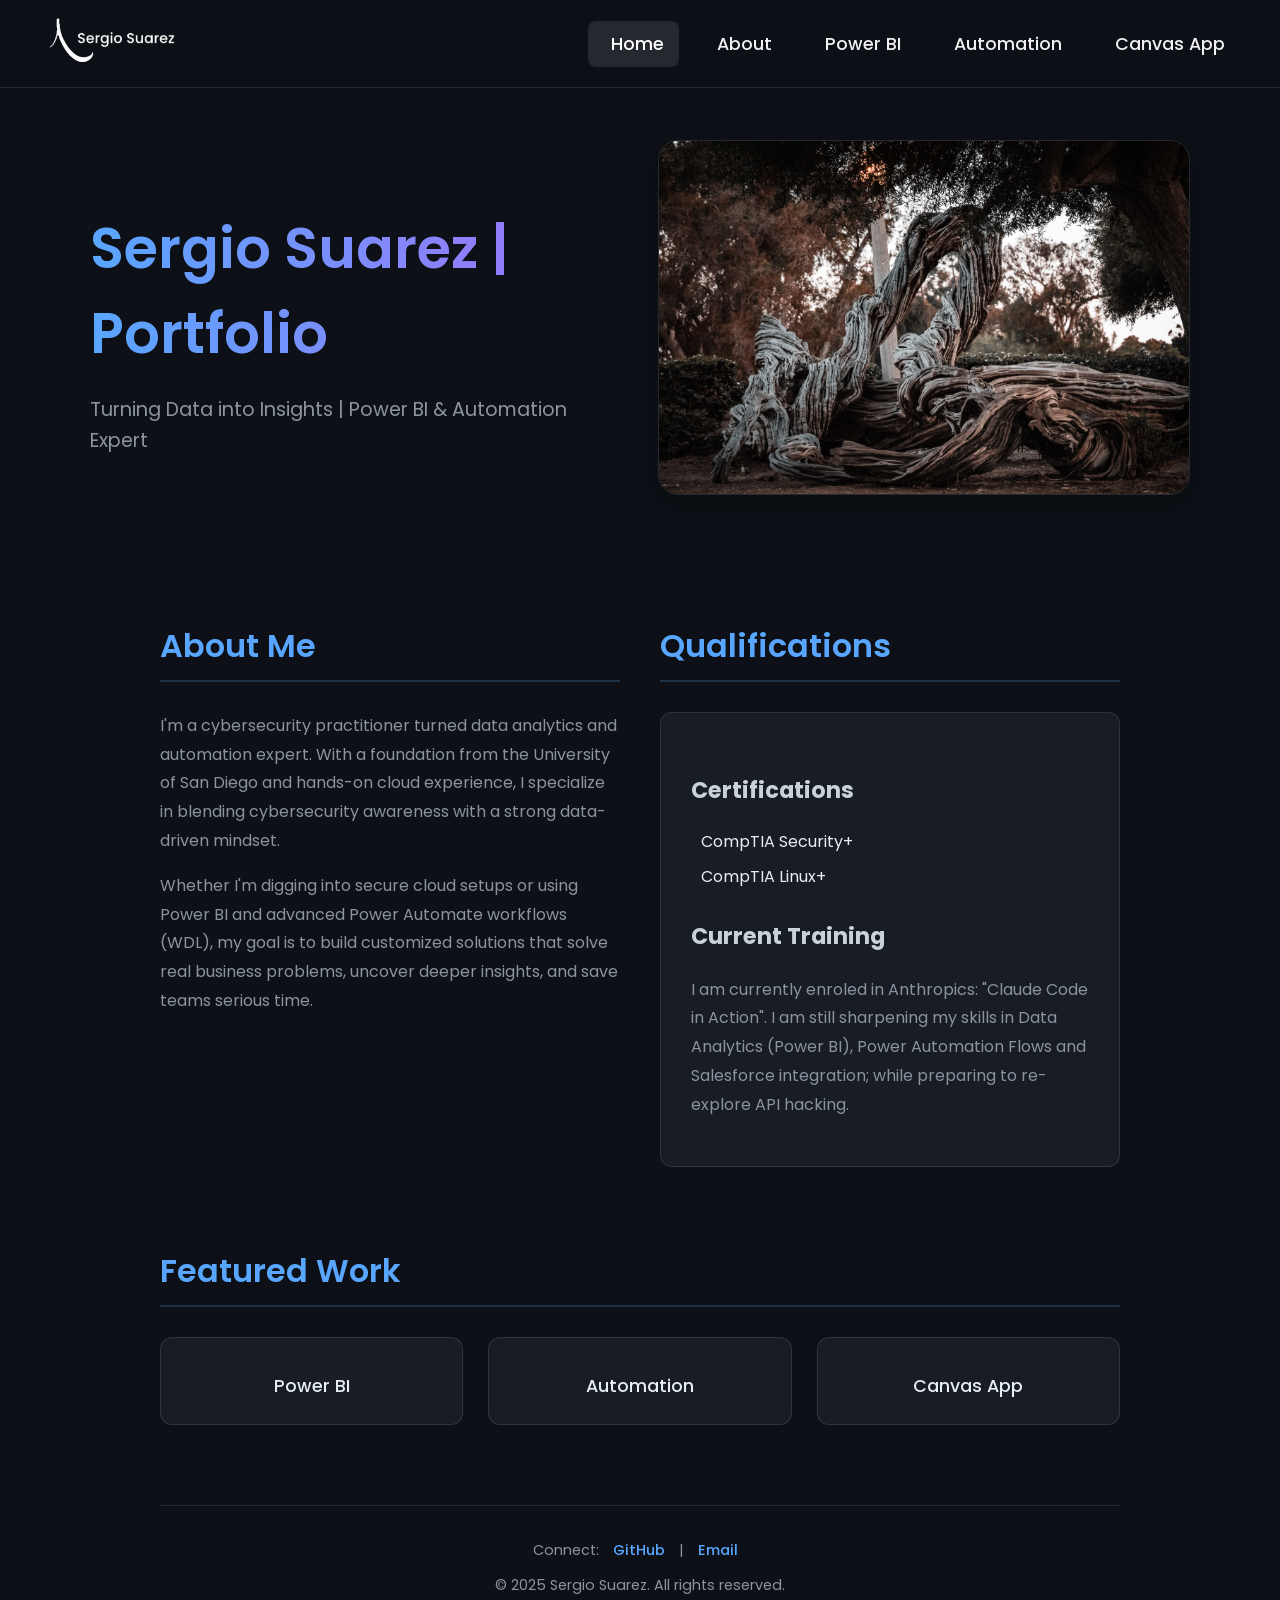
<file: index.html>
<!DOCTYPE html>
<html lang="en">
<head>
    <meta charset="UTF-8">
    <meta name="viewport" content="width=device-width, initial-scale=1.0">
    <title>Sergio Suarez | Portfolio</title>
    <link href="https://fonts.googleapis.com/css2?family=Poppins:wght@400;600&display=swap" rel="stylesheet">
    <link href="https://cdn-uicons.flaticon.com/uicons-solid-rounded/css/uicons-solid-rounded.css" rel="stylesheet">
    <link rel="stylesheet" href="css/styles.css">

</head>
<body>

<nav class="top-nav">
    <div class="logo"><img src="images/logo_03.png" alt="logo"></div>
    <button class="menu-toggle" onclick="toggleMenu()">☰</button>
    <ul>
        <li><a href="index.html" class="active-link"><i class="fi fi-sr-home"></i> Home</a></li>
        <li><a href="#about"><i class="fi fi-sr-user"></i> About</a></li>
        <li><a href="powerbi.html"><i class="fi fi-sr-chart-pie"></i> Power BI</a></li>     
        <li><a href="powerautomate.html"><i class="fi fi-sr-bolt"></i> Automation</a></li>
        <li><a href="canvasapp.html"><i class="fi fi-sr-edit"></i> Canvas App</a></li>
    </ul>
</nav>

<main>
    <section id="home" class="split-hero">
        <div class="hero-text">
            <h1>Sergio Suarez | Portfolio</h1>
            <p>Turning Data into Insights | Power BI & Automation Expert</p>
        </div>
        <div class="hero-image">
            <!-- Update this path to images/background/minimalist-bg.jpg if you moved the file! -->
            <img src="/images/background/minimalist-bg.jpg" alt="Hero Minimalist Background">
        </div>
    </section>
    <!-- start the container -->
    <div class="main-container">
    <section id="about" class="about split-section">
        <div class="about-column">
            <h2>About Me</h2>
            <p>I'm a cybersecurity practitioner turned data analytics and automation expert. With a foundation from the University of San Diego and hands-on cloud experience, I specialize in blending cybersecurity awareness with a strong data-driven mindset.</p>
            <p>Whether I'm digging into secure cloud setups or using Power BI and advanced Power Automate workflows (WDL), my goal is to build customized solutions that solve real business problems, uncover deeper insights, and save teams serious time.</p>
        </div>
        <div class="about-column">
            <h2>Qualifications</h2>
            <div class="qualifications-card">
                <h3>Certifications</h3>
                <ul>
                    <li><i class="fi fi-sr-screen"></i> CompTIA Security+</li>
                    <li><i class="fi fi-sr-square-terminal"></i> CompTIA Linux+</li>
                </ul>
                <h3>Current Training</h3>
                <p>I am currently enroled in Anthropics: "Claude Code in Action". I am still sharpening my skills in Data Analytics (Power BI), Power Automation Flows and Salesforce integration; while preparing to re-explore API hacking.</p>
            </div>
        </div>
    </section>

    <section id="posts" class="posts-section">
        <h2>Featured Work</h2>
        <div class="project-grid">
            <a href="powerbi.html" class="project-item">
                <i class="fi fi-sr-chart-pie" style="font-size: 2em; color: #58A6FF; margin-bottom: 10px; display: block;"></i>
                Power BI
            </a>
            <a href="powerautomate.html" class="project-item">
                <i class="fi fi-sr-bolt" style="font-size: 2em; color: #e9973f; margin-bottom: 10px; display: block;"></i>
                Automation
            </a>
            <a href="canvasapp.html" class="project-item">
                <i class="fi fi-sr-edit" style="font-size: 2em; color: #A371F7; margin-bottom: 10px; display: block;"></i>
                Canvas App
            </a>
        </div>
    </section>

    <footer>
        <p>Connect: <a href="https://github.com/CodeNameDuchess007" target="_blank">GitHub</a> | <a href="mailto:sergio.analytics@outlook.com">Email</a></p>
        <p>© 2025 Sergio Suarez. All rights reserved.</p>
    </footer>
    </div>
</main>
<script src="js/script.js"></script>

</body>
</html>
</file>
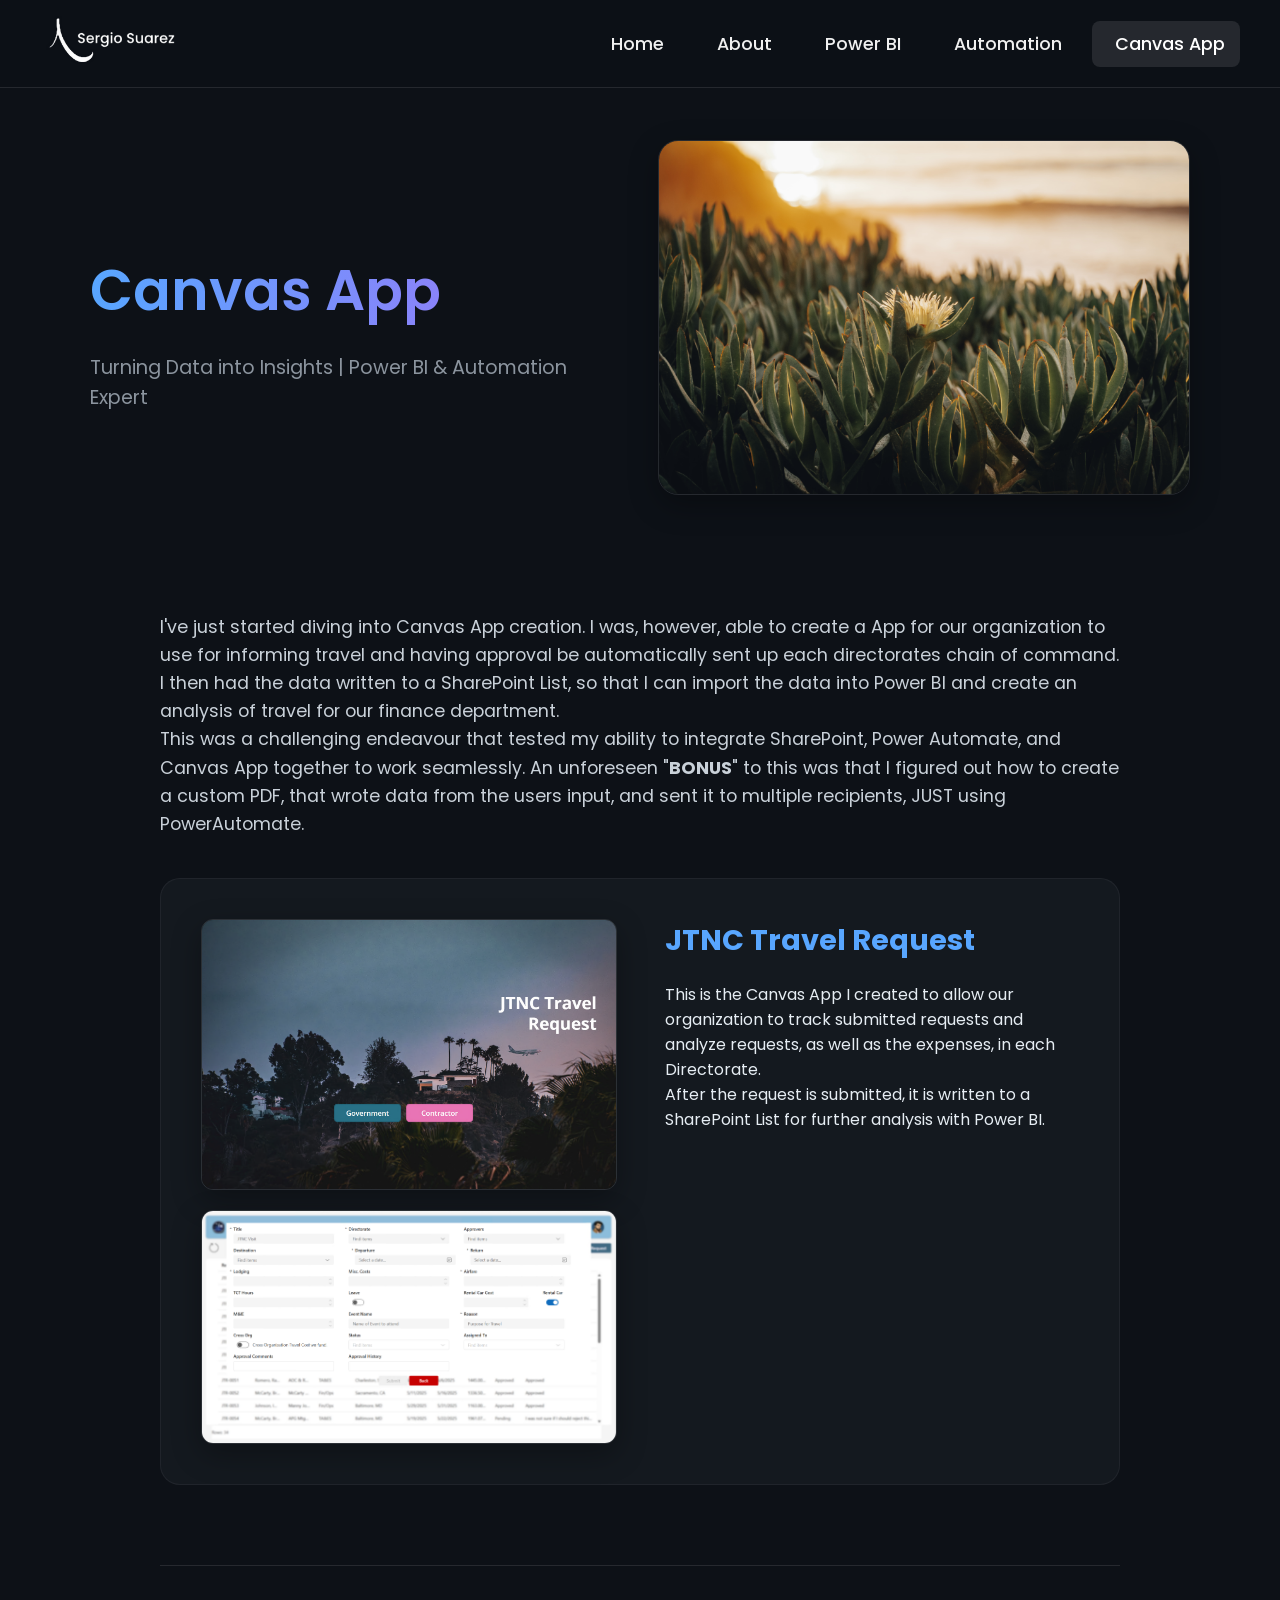
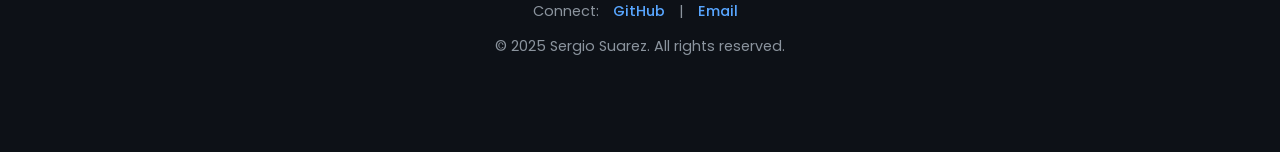
<file: canvasapp.html>
<!DOCTYPE html>
<html lang="en">
<head>
    <meta charset="UTF-8">
    <meta name="viewport" content="width=device-width, initial-scale=1.0">
    <title>Canvas App Projects | Sergio Suarez</title>
    <link href="https://fonts.googleapis.com/css2?family=Poppins:wght@400;600&display=swap" rel="stylesheet">
    <link href="https://cdn-uicons.flaticon.com/uicons-solid-rounded/css/uicons-solid-rounded.css" rel="stylesheet">
    <link rel="stylesheet" href="css/styles.css">
</head>
<body>

<nav class="top-nav">
    <div class="logo"><img src="images/logo_03.png" alt="logo"></div>
    <button class="menu-toggle" onclick="toggleMenu()">☰</button>
    <ul>
        <li><a href="index.html"><i class="fi fi-sr-home"></i> Home</a></li>
        <li><a href="index.html#about"><i class="fi fi-sr-user"></i> About</a></li>
        <li><a href="powerbi.html"><i class="fi fi-sr-chart-pie"></i> Power BI</a></li>     
        <li><a href="powerautomate.html"><i class="fi fi-sr-bolt"></i> Automation</a></li>
        <li><a href="canvasapp.html" class="active-link"><i class="fi fi-sr-edit"></i> Canvas App</a></li>
    </ul>
</nav>

<main>
    <section class="split-hero">
        <div class="hero-text">
            <h1>Canvas App</h1>
            <p>Turning Data into Insights | Power BI & Automation Expert</p>
        </div>
        <div class="hero-image">
            <img src="/images/background/canvas.jpg" alt="Hero Minimalist Background">
        </div>
    </section>
    <div class="main-container">
        <section>
            <p style="margin-bottom: 40px; color: #c9d1d9; font-size: 1.1em; line-height: 1.6;">I've just started diving into Canvas App creation. I was, however, able to create a App for our organization to use for informing travel and having approval be automatically sent up each directorates chain of command. <br>I then had the data written to a SharePoint List, so that I can import the data into Power BI and create an analysis of travel for our finance department. <br>This was a challenging endeavour that tested my ability to integrate SharePoint, Power Automate, and Canvas App together to work seamlessly. An unforeseen "<b>BONUS</b>" to this was that I figured out how to create a custom PDF, that wrote data from the users input, and sent it to multiple recipients, JUST using PowerAutomate.</p>

            <!-- Project 1 -->
            <div class="project-row">
                <div class="project-text">
                    <h3>JTNC Travel Request</h3>
                    <p>This is the Canvas App I created to allow our organization to track submitted requests and analyze requests, as well as the expenses, in each Directorate. <br>After the request is submitted, it is written to a SharePoint List for further analysis with Power BI.</p>
                </div>
                <div class="project-images">
                    <img src="images/Pasted image 20250707145314.png" alt="PDF Automation Screenshot 1">
                    <img src="images/Pasted image 20250707145358.png" alt="PDF Automation Screenshot 2">
                </div>
            </div>

        </section>
        <footer>
            <p>Connect: <a href="https://github.com/CodeNameDuchess007" target="_blank">GitHub</a> | <a href="mailto:sergio.analytics@outlook.com">Email</a></p>
            <p>© 2025 Sergio Suarez. All rights reserved.</p>
        </footer>
    </div>
</main>
<script src="js/script.js"></script>
</body>
</html>
</file>
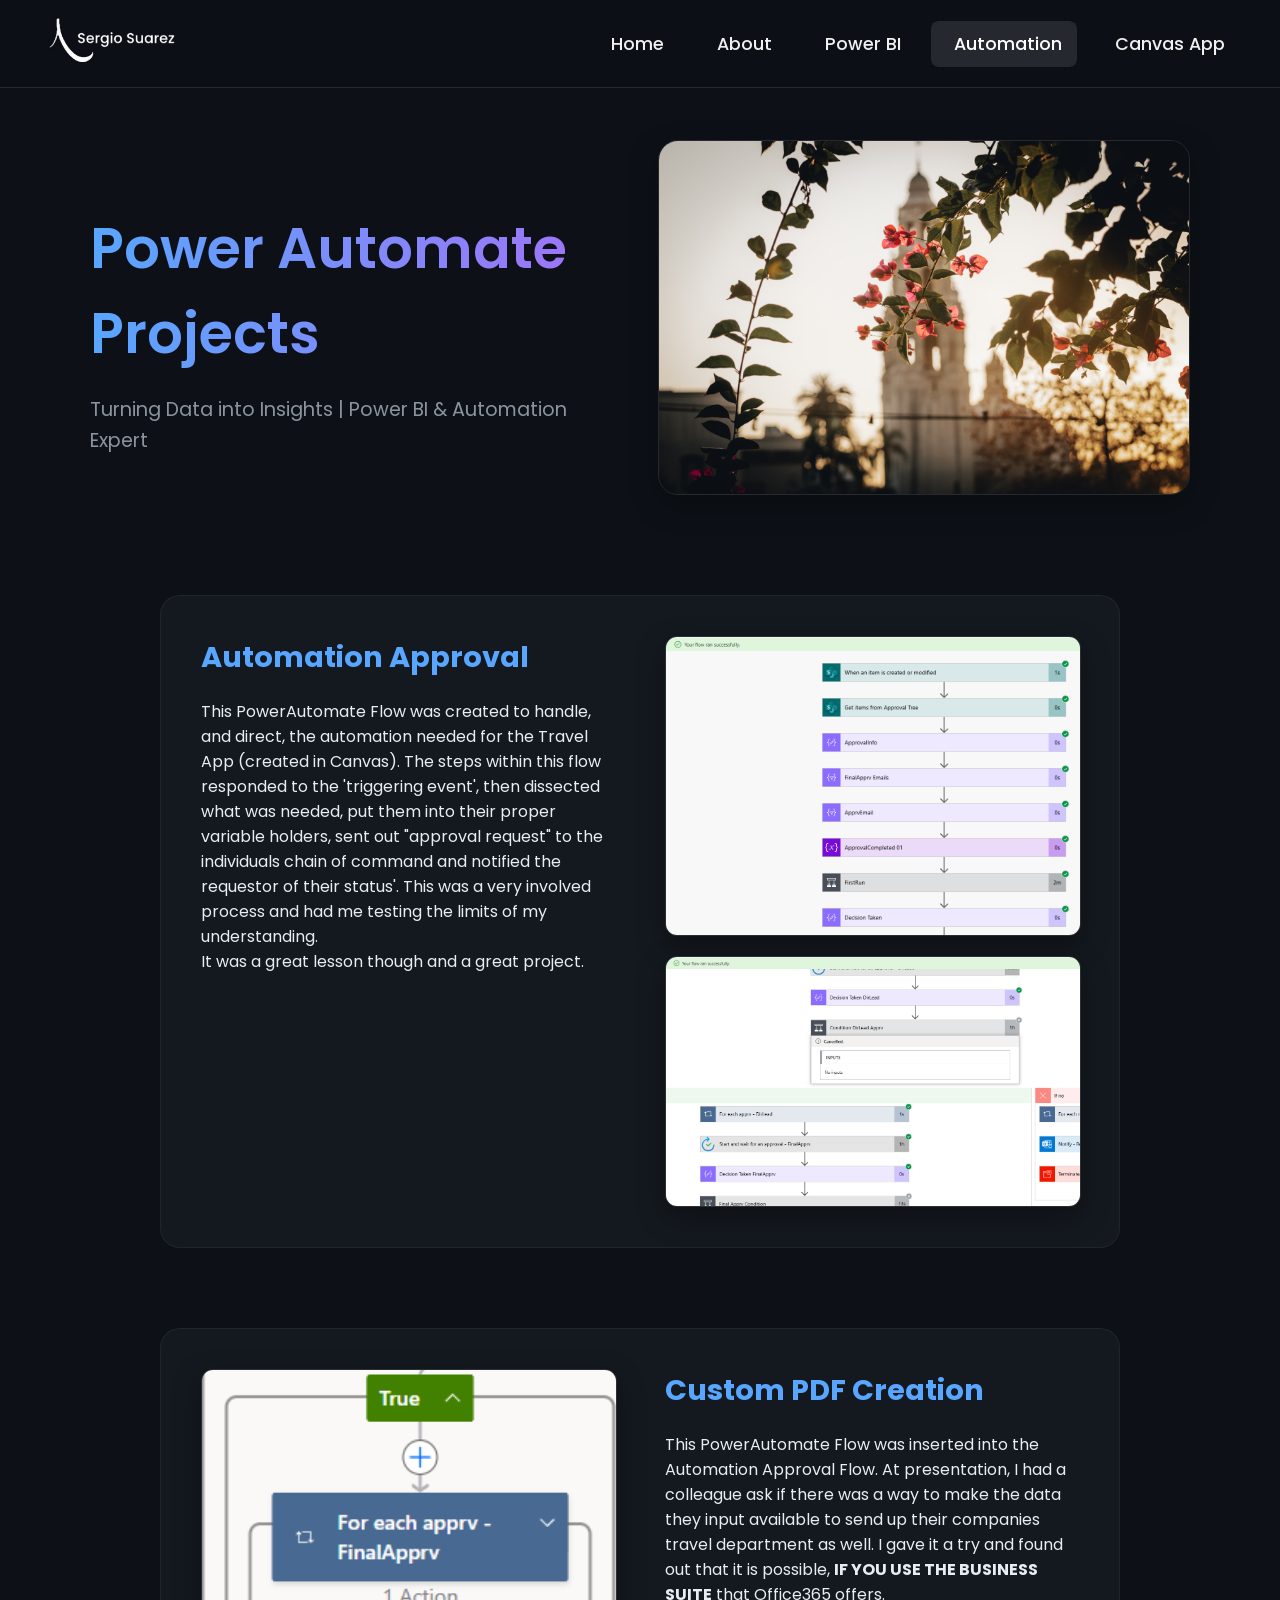
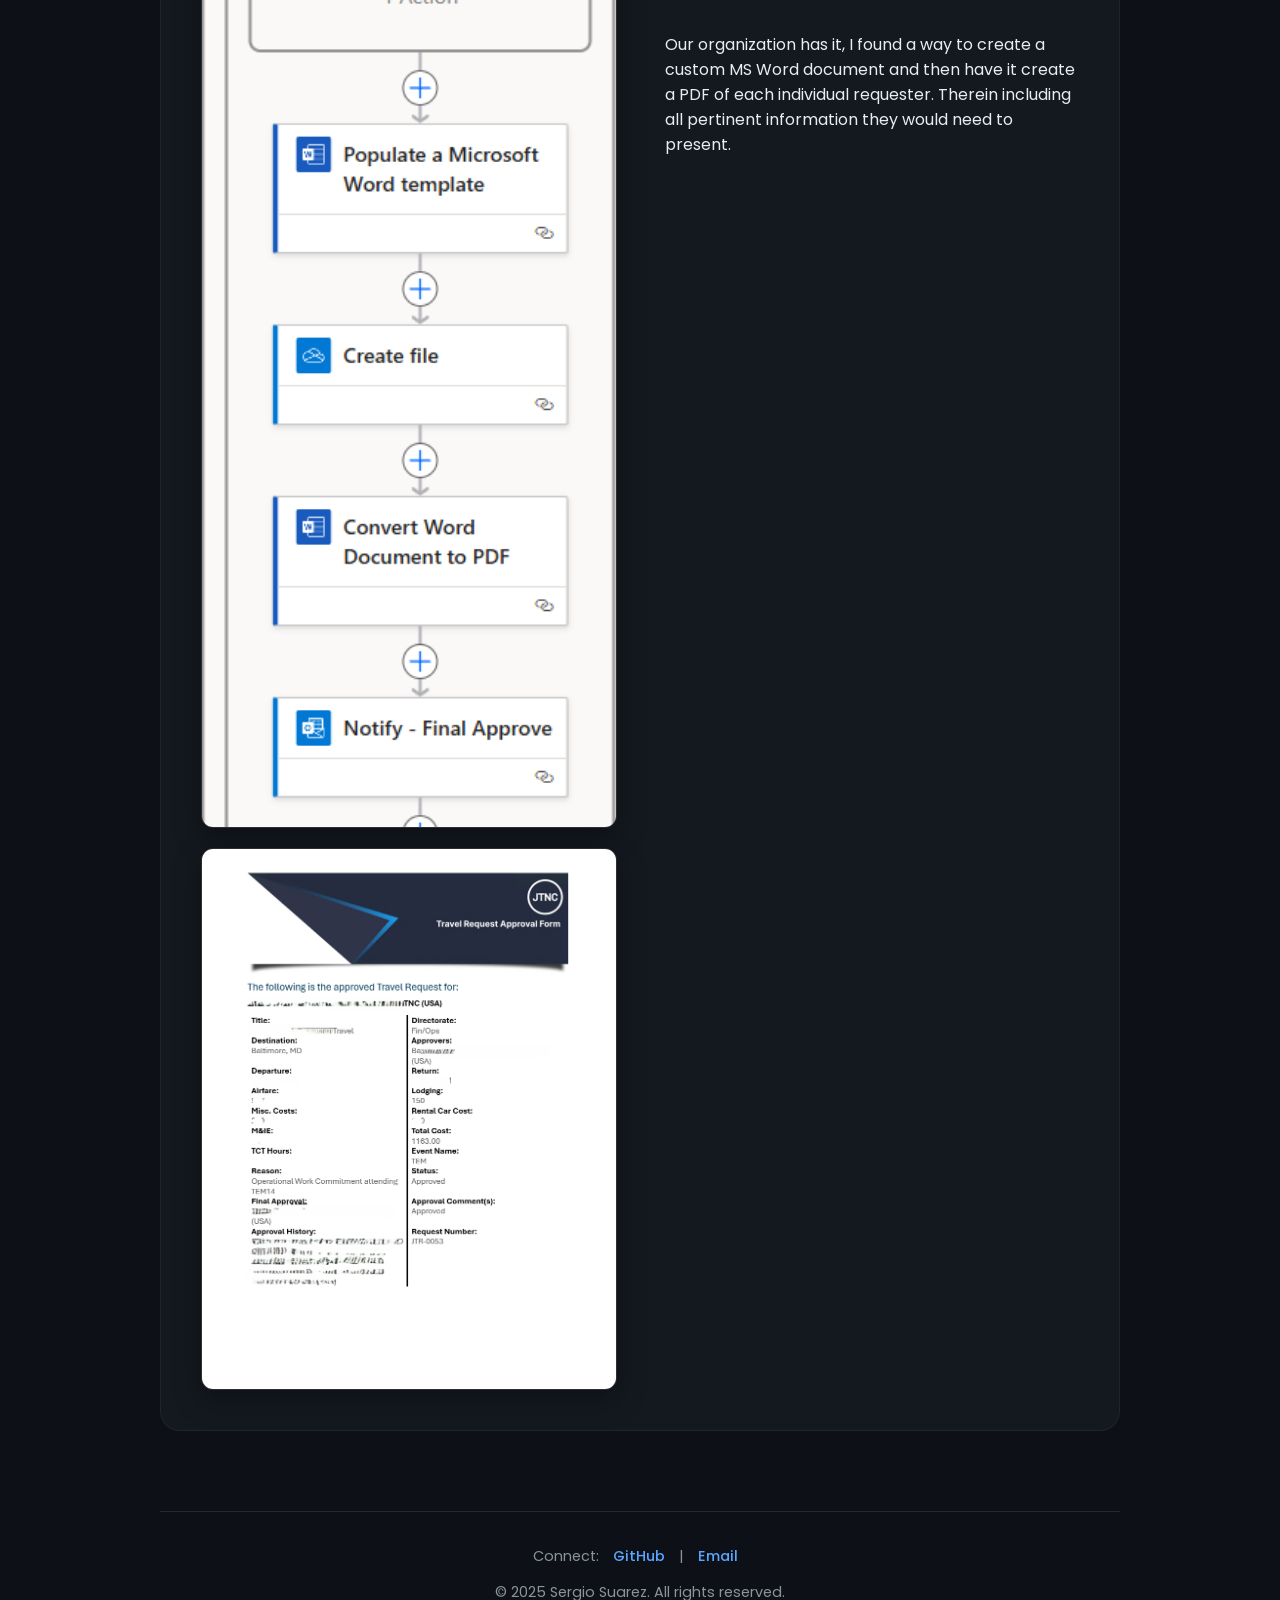
<file: powerautomate.html>
<!DOCTYPE html>
<html lang="en">
<head>
    <meta charset="UTF-8">
    <meta name="viewport" content="width=device-width, initial-scale=1.0">
    <title>Power Automate Projects | Sergio Suarez</title>
    <link href="https://fonts.googleapis.com/css2?family=Poppins:wght@400;600&display=swap" rel="stylesheet">
    <link href="https://cdn-uicons.flaticon.com/uicons-solid-rounded/css/uicons-solid-rounded.css" rel="stylesheet">
    <link rel="stylesheet" href="css/styles.css">
</head>
<body>

<nav class="top-nav">
    <div class="logo"><img src="images/logo_03.png" alt="logo"></div>
    <button class="menu-toggle" onclick="toggleMenu()">☰</button>
    <ul>
        <li><a href="index.html"><i class="fi fi-sr-home"></i> Home</a></li>
        <li><a href="index.html#about"><i class="fi fi-sr-user"></i> About</a></li>
        <li><a href="powerbi.html"><i class="fi fi-sr-chart-pie"></i> Power BI</a></li>     
        <li><a href="powerautomate.html" class="active-link"><i class="fi fi-sr-bolt"></i> Automation</a></li>
        <li><a href="canvasapp.html"><i class="fi fi-sr-edit"></i> Canvas App</a></li>
    </ul>
</nav>

<main>
    <section class="split-hero">
        <div class="hero-text">
            <h1>Power Automate Projects</h1>
            <p>Turning Data into Insights | Power BI & Automation Expert</p>
        </div>
        <div class="hero-image">
            <img src="/images/background/automate.jpg" alt="Hero Minimalist Background">
        </div>
    </section>
    <div class="main-container">
        <section>

            <!-- Project 1 -->
            <div class="project-row">
                <div class="project-text">
                    <h3>Automation Approval</h3>
                    <p>This PowerAutomate Flow was created to handle, and direct, the automation needed for the Travel App (created in Canvas). The steps within this flow responded to the 'triggering event', then dissected what was needed, put them into their proper variable holders, sent out "approval request" to the individuals chain of command and notified the requestor of their status'. This was a very involved process and had me testing the limits of my understanding. <br>It was a great lesson though and a great project.</p>
                </div>
                <div class="project-images">
                    <img src="images/Pasted image 20250522140937.png" alt="Automation Screenshot 1">
                    <img src="images/Pasted image 20250522141010.png" alt="Automation Screenshot 2">
                </div>
            </div>

            <!-- Project 2 -->
            <div class="project-row">
                <div class="project-text">
                    <h3>Custom PDF Creation</h3>
                    <p>This PowerAutomate Flow was inserted into the Automation Approval Flow. At presentation, I had a colleague ask if there was a way to make the data they input available to send up their companies travel department as well. I gave it a try and found out that it is possible, <b>IF YOU USE THE BUSINESS SUITE</b> that Office365 offers. <br><br>Our organization has it, I found a way to create a custom MS Word document and then have it create a PDF of each individual requester. Therein including all pertinent information they would need to present.</p>
                </div>
                <div class="project-images">
                    <img src="images/Pasted image 20250522141216.png" alt="PDF Automation Screenshot 1">
                    <img src="images/Pasted image 20250707153454.png" alt="PDF Automation Screenshot 2">
                </div>
            </div>

        </section>
        <footer>
            <p>Connect: <a href="https://github.com/CodeNameDuchess007" target="_blank">GitHub</a> | <a href="mailto:sergio.analytics@outlook.com">Email</a></p>
            <p>© 2025 Sergio Suarez. All rights reserved.</p>
        </footer>
    </div>
</main>
<script src="js/script.js"></script>
</body>
</html>
</file>
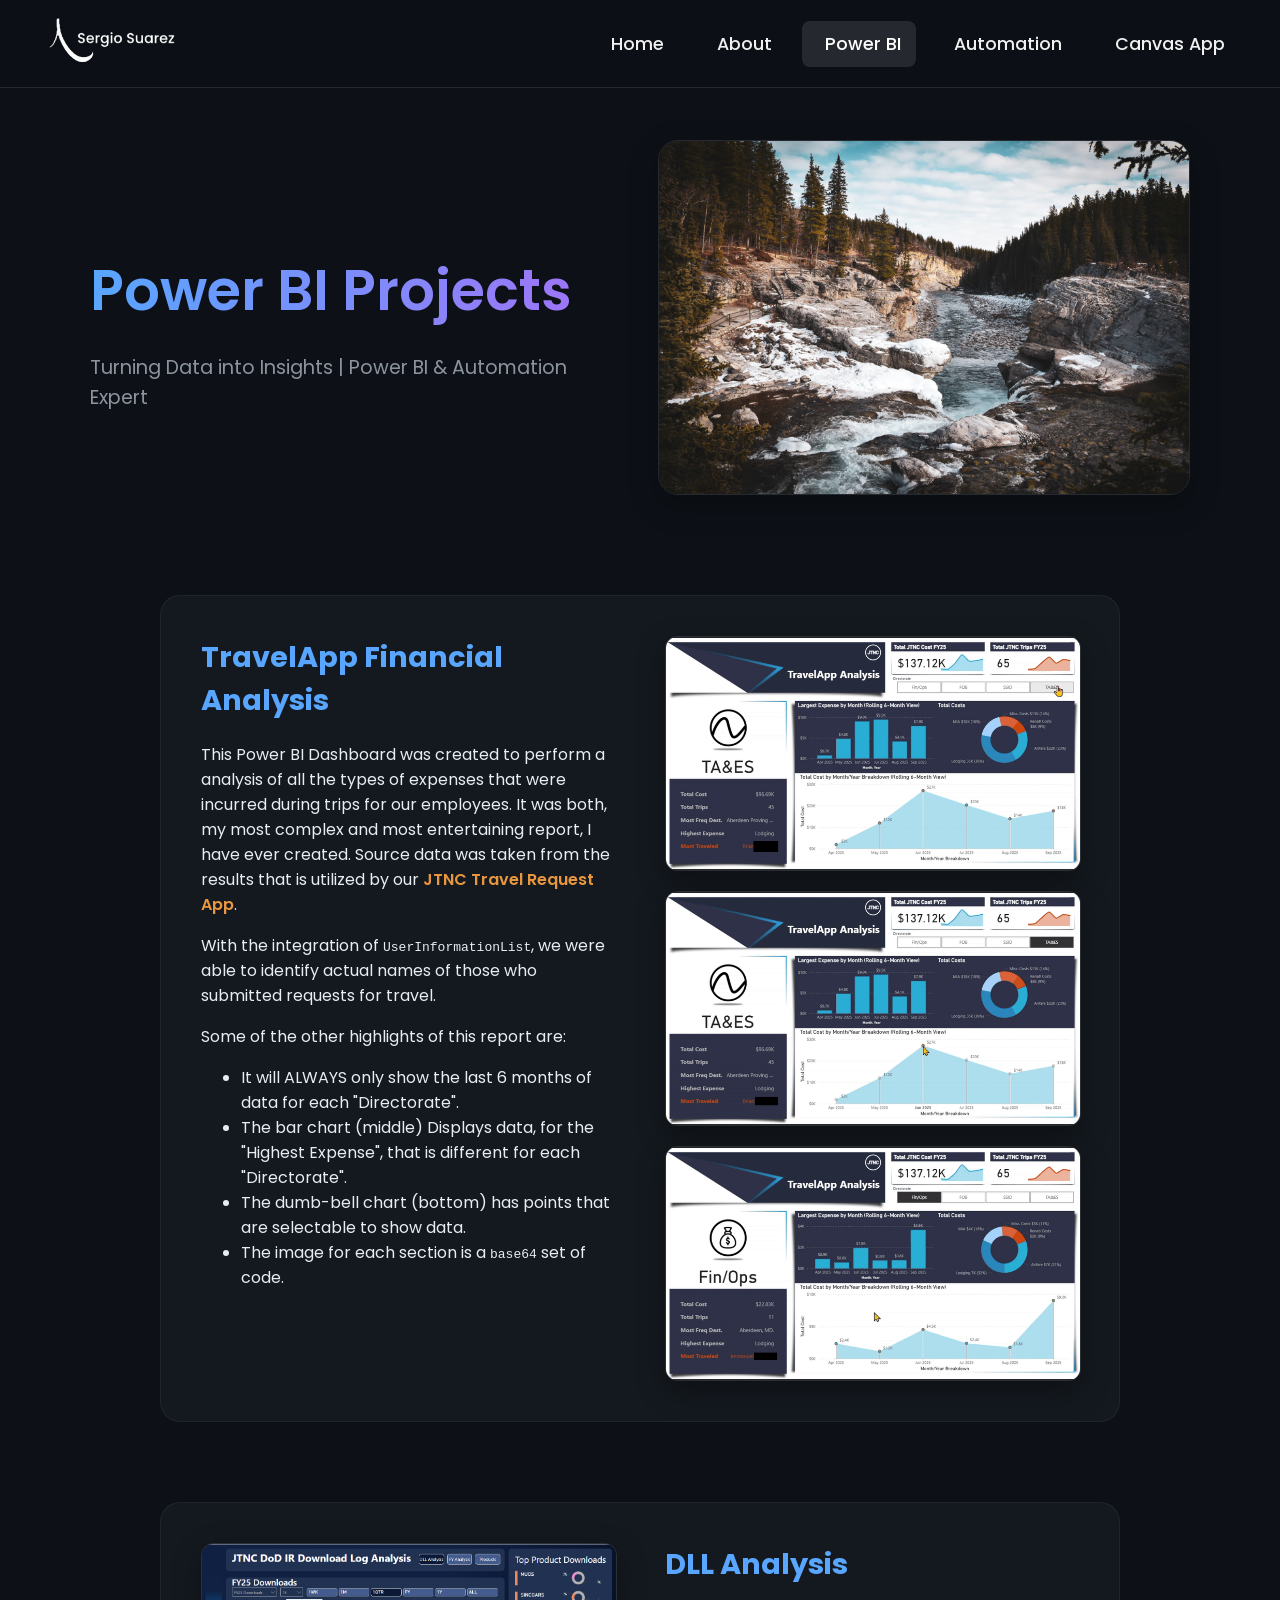
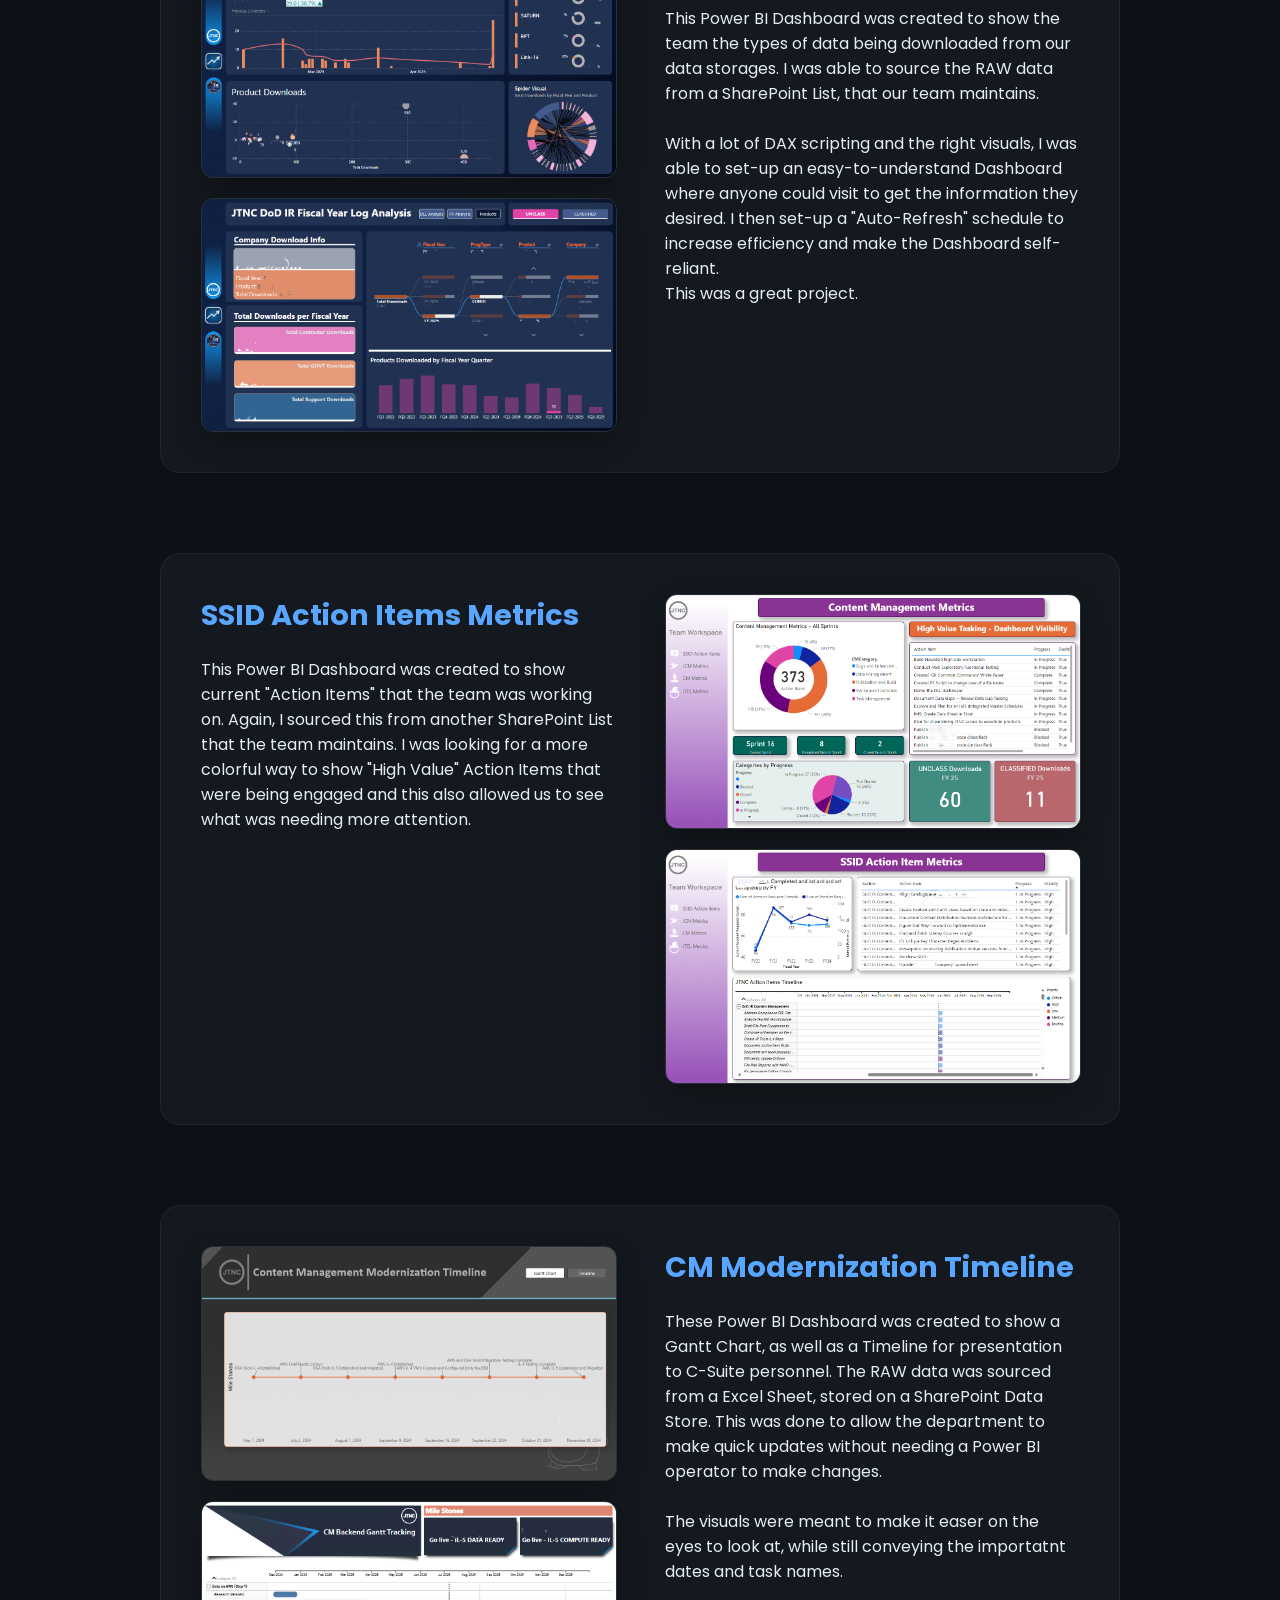
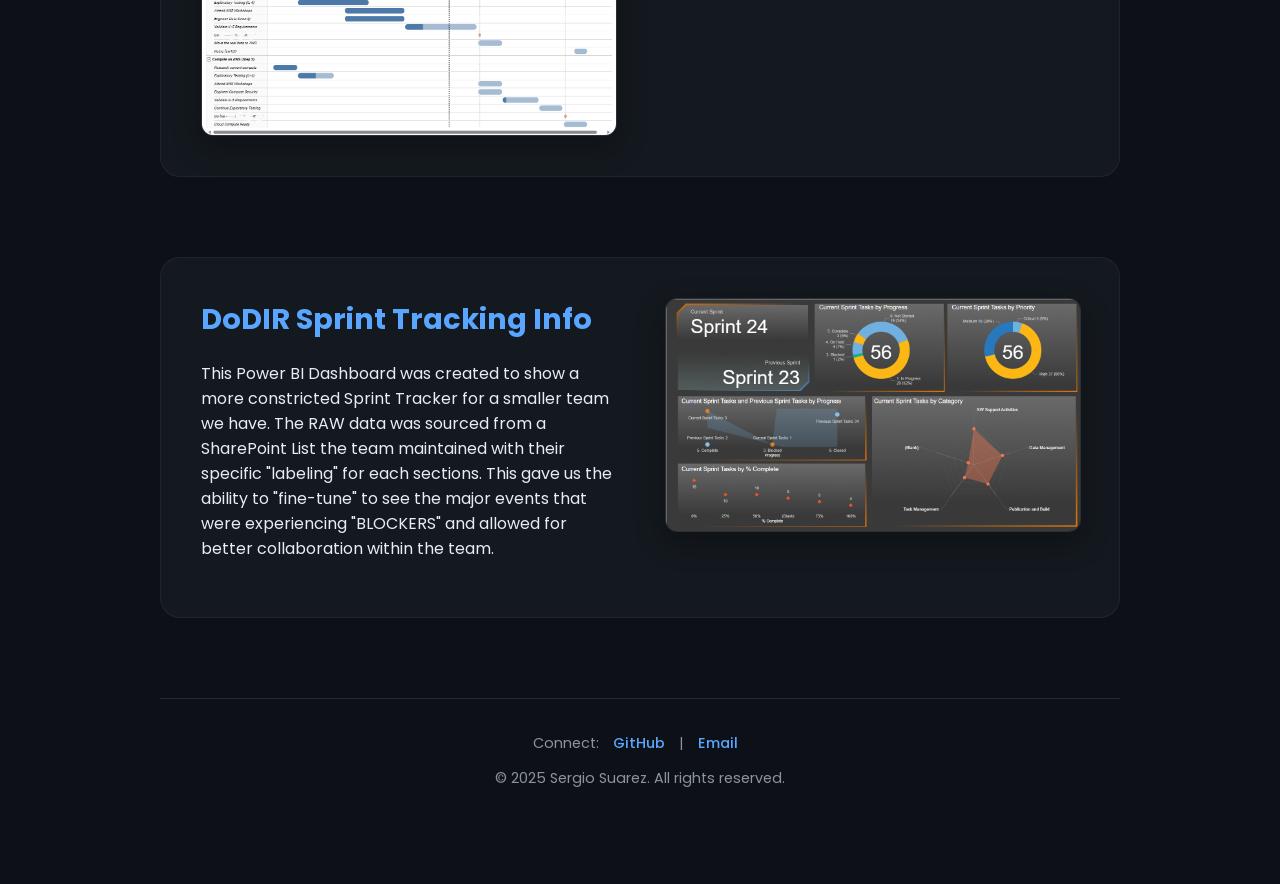
<file: powerbi.html>
<!DOCTYPE html>
<html lang="en">
<head>
    <meta charset="UTF-8">
    <meta name="viewport" content="width=device-width, initial-scale=1.0">
    <title>Power BI Projects | Sergio Suarez</title>
    <link href="https://fonts.googleapis.com/css2?family=Poppins:wght@400;600&display=swap" rel="stylesheet">
    <link href="https://cdn-uicons.flaticon.com/uicons-solid-rounded/css/uicons-solid-rounded.css" rel="stylesheet">
    <link rel="stylesheet" href="css/styles.css">
</head>
<body>

<nav class="top-nav">
    <div class="logo"><img src="images/logo_03.png" alt="logo"></div>
    <button class="menu-toggle" onclick="toggleMenu()">☰</button>
    <ul>
        <li><a href="index.html"><i class="fi fi-sr-home"></i> Home</a></li>
        <li><a href="index.html#about"><i class="fi fi-sr-user"></i> About</a></li>
        <li><a href="powerbi.html" class="active-link"><i class="fi fi-sr-chart-pie"></i> Power BI</a></li>     
        <li><a href="powerautomate.html"><i class="fi fi-sr-bolt"></i> Automation</a></li>
        <li><a href="canvasapp.html"><i class="fi fi-sr-edit"></i> Canvas App</a></li>
    </ul>
</nav>

<main>
    <section class="split-hero">
        <div class="hero-text">
            <h1>Power BI Projects</h1>
            <p>Turning Data into Insights | Power BI & Automation Expert</p>
        </div>
        <div class="hero-image">
            <img src="/images/background/powerBi.jpg" alt="Hero Minimalist Background">
        </div>
    </section>
    <div class="main-container">
        <section>

            <!-- Project New -->
            <div class="project-row">
                <div class="project-text">
                    <h3>TravelApp Financial Analysis</h3>
                    <p>This Power BI Dashboard was created to perform a analysis of all the types of expenses that were incurred during trips for our employees. It was both, my most complex and most entertaining report, I have ever created. Source data was taken from the results that is utilized by our <a href="canvasapp.html">JTNC Travel Request App</a>.</p>
                    <p>With the integration of <code>UserInformationList</code>, we were able to identify actual names of those who submitted requests for travel.</p>
                    <p>Some of the other highlights of this report are:</p>
                    <ul>
                        <li>It will ALWAYS only show the last 6 months of data for each "Directorate".</li>
                        <li>The bar chart (middle) Displays data, for the "Highest Expense", that is different for each "Directorate".</li>
                        <li>The dumb-bell chart (bottom) has points that are selectable to show data.</li>
                        <li>The image for each section is a <code>base64</code> set of code.</li>
                    </ul>
                </div>
                <div class="project-images">
                    <img src="images/TravelApp_01c.gif" alt="TravelApp Analysis 1">
                    <img src="images/TravelApp_01d.gif" alt="TravelApp Analysis 2">
                    <img src="images/TravelApp_01b.gif" alt="TravelApp Analysis 3">
                </div>
            </div>

            <!-- Project 1 -->
            <div class="project-row">
                <div class="project-text">
                    <h3>DLL Analysis</h3>
                    <p>This Power BI Dashboard was created to show the team the types of data being downloaded from our data storages. I was able to source the RAW data from a SharePoint List, that our team maintains. <br><br> With a lot of DAX scripting and the right visuals, I was able to set-up an easy-to-understand Dashboard where anyone could visit to get the information they desired. I then set-up a "Auto-Refresh" schedule to increase efficiency and make the Dashboard self-reliant. <br>This was a great project.</p>
                </div>
                <div class="project-images">
                    <img src="images/Pasted image 20250522140135.png" alt="DLL Screenshot 1">
                    <img src="images/Pasted image 20250522140242.png" alt="DLL Screenshot 2">
                </div>
            </div>

            <!-- Project 2 -->
            <div class="project-row">
                <div class="project-text">
                    <h3>SSID Action Items Metrics</h3>
                    <p>This Power BI Dashboard was created to show current "Action Items" that the team was working on. Again, I sourced this from another SharePoint List that the team maintains. I was looking for a more colorful way to show "High Value" Action Items that were being engaged and this also allowed us to see what was needing more attention.</p>
                </div>
                <div class="project-images">
                    <img src="images/Pasted image 20250522140437.png" alt="SSID Action Screenshot 1">
                    <img src="images/Pasted image 20250522140539.png" alt="SSID Action Screenshot 2">
                </div>
            </div>

            <!-- Project 3 -->
            <div class="project-row">
                <div class="project-text">
                    <h3>CM Modernization Timeline</h3>
                    <p>These Power BI Dashboard was created to show a Gantt Chart, as well as a Timeline for presentation to C-Suite personnel. The RAW data was sourced from a Excel Sheet, stored on a SharePoint Data Store. This was done to allow the department to make quick updates without needing a Power BI operator to make changes. <br><br>The visuals were meant to make it easer on the eyes to look at, while still conveying the importatnt dates and task names.</p>
                </div>
                <div class="project-images">
                    <img src="images/Pasted image 20250522140641.png" alt="Modernization Timeline Screenshot 1">
                    <img src="images/Pasted image 20250707144245.png" alt="Modernization Timeline Screenshot 2">
                </div>
            </div>

            <!-- Project 4 -->
            <div class="project-row">
                <div class="project-text">
                    <h3>DoDIR Sprint Tracking Info</h3>
                    <p>This Power BI Dashboard was created to show a more constricted Sprint Tracker for a smaller team we have. The RAW data was sourced from a SharePoint List the team maintained with their specific "labeling" for each sections. This gave us the ability to "fine-tune" to see the major events that were experiencing "BLOCKERS" and allowed for better collaboration within the team.</p>
                </div>
                <div class="project-images">
                    <img src="images/Pasted image 20250522140748.png" alt="Sprint Tracking Screenshot 1">
                </div>
            </div>

        </section>
        <footer>
            <p>Connect: <a href="https://github.com/CodeNameDuchess007" target="_blank">GitHub</a> | <a href="mailto:sergio.analytics@outlook.com">Email</a></p>
            <p>© 2025 Sergio Suarez. All rights reserved.</p>
        </footer>
    </div>
</main>
<script src="js/script.js"></script>
</body>
</html>
</file>
<file: css/styles.css>
body {
    margin: 0;
    font-family: 'Poppins', sans-serif;
    background-color: #0D1117; /* Darker, more modern background */
    color: #e6edf3; /* Lighter text for better contrast */
}
/* Top Navigation */
.top-nav {
    display: flex;
    justify-content: space-between;
    align-items: center;
    padding: 15px 40px;
    background: rgba(13, 17, 23, 0.95);
    backdrop-filter: blur(10px);
    -webkit-backdrop-filter: blur(10px);
    border-bottom: 1px solid rgba(255, 255, 255, 0.1);
    position: fixed;
    top: 0;
    left: 0;
    width: 100%;
    z-index: 1000;
    box-sizing: border-box;
}
.top-nav .logo {
    margin-bottom: 0;
}
.top-nav .logo img {
    max-height: 50px;
    width: auto;
}
.menu-toggle {
    display: none;
    background: rgba(33, 38, 45, 0.8);
    border: 1px solid rgba(255, 255, 255, 0.1);
    color: #f0f0f0;
    font-size: 1.5rem;
    cursor: pointer;
    border-radius: 8px;
    width: 40px;
    height: 40px;
    line-height: 40px;
    text-align: center;
}
.top-nav ul {
    list-style: none;
    padding: 0;
    margin: 0;
    display: flex;
    gap: 15px;
}
.top-nav ul li {
    margin: 0;
}
.top-nav ul li a {
    color: #f0f0f0;
    text-decoration: none;
    font-weight: 500;
    font-size: 1.1em;
    display: flex;
    align-items: center;
    padding: 10px 15px;
    border-radius: 8px;
    transition: background 0.3s, color 0.3s;
}
.top-nav ul li a:hover, .top-nav ul li a.active-link {
    background: rgba(255, 255, 255, 0.1);
    color: #fff;
}
.top-nav ul li a i {
    margin-right: 8px;
    font-size: 1.2em;
}
main {
    margin-left: 0;
    padding: 40px;
    padding-top: 100px;
}
.main-container {
    max-width: 960px; /* Wider container */
    margin: 0 auto;
    padding: 20px;
}
.split-hero {
    display: flex;
    align-items: center;
    justify-content: space-between;
    gap: 40px;
    padding: 40px 20px 80px 20px;
    max-width: 1100px;
    margin: 0 auto;
}
.hero-text {
    flex: 1;
    text-align: left;
}
.hero-image {
    flex: 1;
    display: flex;
    justify-content: flex-end;
}
.hero-text h1 {
    margin-bottom: 15px;
    font-size: 3.5em; /* Larger font */
    font-weight: 600;
    /* Gradient text effect */
    background: linear-gradient(90deg, #58A6FF, #A371F7);
    -webkit-background-clip: text;
    -webkit-text-fill-color: transparent;
    background-clip: text;
    text-fill-color: transparent;
}
.hero-text p {
    font-size: 1.2em;
    color: #8b949e;
    line-height: 1.6;
}
.hero-image img {
    max-width: 100%;
    border-radius: 20px;
    box-shadow: 0 10px 30px rgba(0, 0, 0, 0.3);
    border: 1px solid rgba(255, 255, 255, 0.1);
}
section {
    margin-bottom: 80px;
}
h2 {
    font-size: 2em;
    margin-bottom: 30px;
    color: #58A6FF; /* New accent color (light blue) */
    border-bottom: 2px solid rgba(88, 166, 255, 0.2);
    padding-bottom: 10px;
    font-weight: 600;
}
h3 {
    margin-top: 30px;
    color: #c9d1d9;
    font-size: 1.4em;
}
/* Split Section for About */
.split-section {
    display: flex;
    gap: 40px;
    align-items: stretch;
}
.about-column {
    flex: 1;
}
.about-column p {
    line-height: 1.8;
    color: #8b949e;
}
.qualifications-card {
    background: rgba(33, 38, 45, 0.6);
    padding: 30px;
    border-radius: 12px;
    border: 1px solid rgba(255, 255, 255, 0.1);
}
.qualifications-card ul {
    list-style: none;
    padding: 0;
}
.qualifications-card li {
    margin-bottom: 10px;
    display: flex;
    align-items: center;
    gap: 10px;
}
.project-grid {
    display: grid;
    grid-template-columns: repeat(auto-fit, minmax(250px, 1fr)); /* Larger min size */
    gap: 25px;
}
.project-item {
    background: rgba(33, 38, 45, 0.6); /* Darker card background */
    padding: 25px;
    text-align: center;
    border-radius: 12px;
    border: 1px solid rgba(255, 255, 255, 0.1);
    transition: transform 0.3s, border-color 0.3s, box-shadow 0.3s;
    cursor: pointer;
    font-size: 1.1em;
    font-weight: 500;
}
.project-item:hover {
    transform: translateY(-5px); /* Lift effect */
    border-color: rgba(88, 166, 255, 0.8); /* Highlight with accent color */
    box-shadow: 0 10px 20px rgba(0, 0, 0, 0.2);
}
.posts-section a {
    text-decoration: none;
    color: inherit;
}

.modal {
    display: none;
    position: fixed;
    z-index: 2000;
    left: 0;
    top: 0;
    width: 100%;
    height: 100%;
    overflow: auto;
    background-color: rgba(13, 17, 23, 0.5); /* Darker overlay */
    backdrop-filter: blur(5px);
    -webkit-backdrop-filter: blur(5px);
}

.modal-content {
    background: rgba(22, 27, 34, 0.95); /* Darker modal content */
    margin: 8% auto; /* Adjust margin */
    padding: 40px;
    border-radius: 15px;
    max-width: 800px; /* Wider modal */
    box-shadow: 0 5px 25px rgba(0, 0, 0, 0.5);
    position: relative;
    border: 1px solid rgba(255, 255, 255, 0.1);
}

.close-button {
    color: #e6edf3;
    float: right;
    font-size: 32px;
    font-weight: bold;
    position: absolute;
    top: 15px;
    right: 25px;
    cursor: pointer;
    transition: color 0.3s;
}

.close-button:hover {
    color: #F27052;
}

.modal-title {
    font-size: 2em;
    margin-bottom: 20px;
    color: #58A6FF; /* New accent color */
}

.modal-description {
    margin-bottom: 25px;
    font-size: 1.1em;
    color: #c9d1d9;
    line-height: 1.6;
}

.modal-images {
    display: flex;
    flex-wrap: wrap;
    gap: 15px;
    justify-content: center;
}

.modal-images img {
    max-width: 100%;
    border-radius: 10px;
    border: 1px solid rgba(255, 255, 255, 0.1);
    box-shadow: 0 2px 8px rgba(0, 0, 0, 0.3);
}

footer {
    text-align: center;
    padding: 20px;
    background: transparent; /* Make it blend with body */
    border-top: 1px solid rgba(255, 255, 255, 0.1);
    color: #8b949e;
    font-size: 0.9em;
    margin-top: 40px;
}
footer a {
    color: #58A6FF;
    text-decoration: none;
    font-weight: 500;
    margin: 0 10px;
}
footer a:hover {
    text-decoration: underline;
}
@media (max-width: 768px) {
    .menu-toggle {
        display: block;
        position: absolute;
        top: 15px;
        right: 20px;
    }
    .top-nav {
        flex-direction: column;
        align-items: flex-start;
        padding: 15px 20px;
    }
    .top-nav ul {
        display: none;
        flex-direction: column;
        width: 100%;
        margin-top: 15px;
        gap: 5px;
    }
    .top-nav ul.active {
        display: flex;
    }
    main {
        padding: 20px;
        padding-top: 100px;
    }
    .split-hero {
        flex-direction: column;
        text-align: center;
    }
    .hero-text {
        text-align: center;
    }
    .hero-text h1 {
        font-size: 2.5em;
    }
    .hero-image {
        justify-content: center;
    }
    .split-section {
        flex-direction: column;
    }
    .modal-content {
        width: 90%;
        margin: 15% auto;
        padding: 25px;
    }
}

/* New Project Page Layout */
.project-row {
    display: flex;
    align-items: flex-start;
    gap: 50px;
    margin-bottom: 80px;
    padding: 40px;
    background: rgba(33, 38, 45, 0.4); /* Subtle container background */
    border-radius: 20px;
    border: 1px solid rgba(255, 255, 255, 0.05);
}

.project-row:nth-child(even) {
    flex-direction: row-reverse; /* Alternate layout */
}

.project-text {
    flex: 1;
}

.project-text h3 {
    margin-top: 0;
    color: #58A6FF;
    font-size: 1.8em;
    margin-bottom: 20px;
}

.project-text a, .project-text a:visited, .project-text a:hover, .project-text a:active {
    color: #e9973f;
    font-weight: 600;
    text-decoration: none; /* Keep this to override defaults */
    position: relative; /* For positioning the pseudo-element */
    padding-bottom: 2px; /* Add some space for the underline */
}

.project-text a::after {
    content: '';
    position: absolute;
    width: 100%;
    transform: scaleX(0);
    height: 2px;
    bottom: 0;
    left: 0;
    background-color: #58A6FF; /* Use the site's accent color */
    transform-origin: bottom right;
    transition: transform 0.3s ease-out;
}

.project-text a:hover::after {
    transform: scaleX(1);
    transform-origin: bottom left;
}
.project-images {
    flex: 1;
    display: flex;
    flex-direction: column;
    gap: 20px;
}

.project-images img {
    width: 100%;
    height: auto;
    border-radius: 12px;
    border: 1px solid rgba(255, 255, 255, 0.1);
    box-shadow: 0 10px 30px rgba(0, 0, 0, 0.3);
}

@media (max-width: 900px) {
    .project-row, .project-row:nth-child(even) {
        flex-direction: column;
    }
}
</file>
